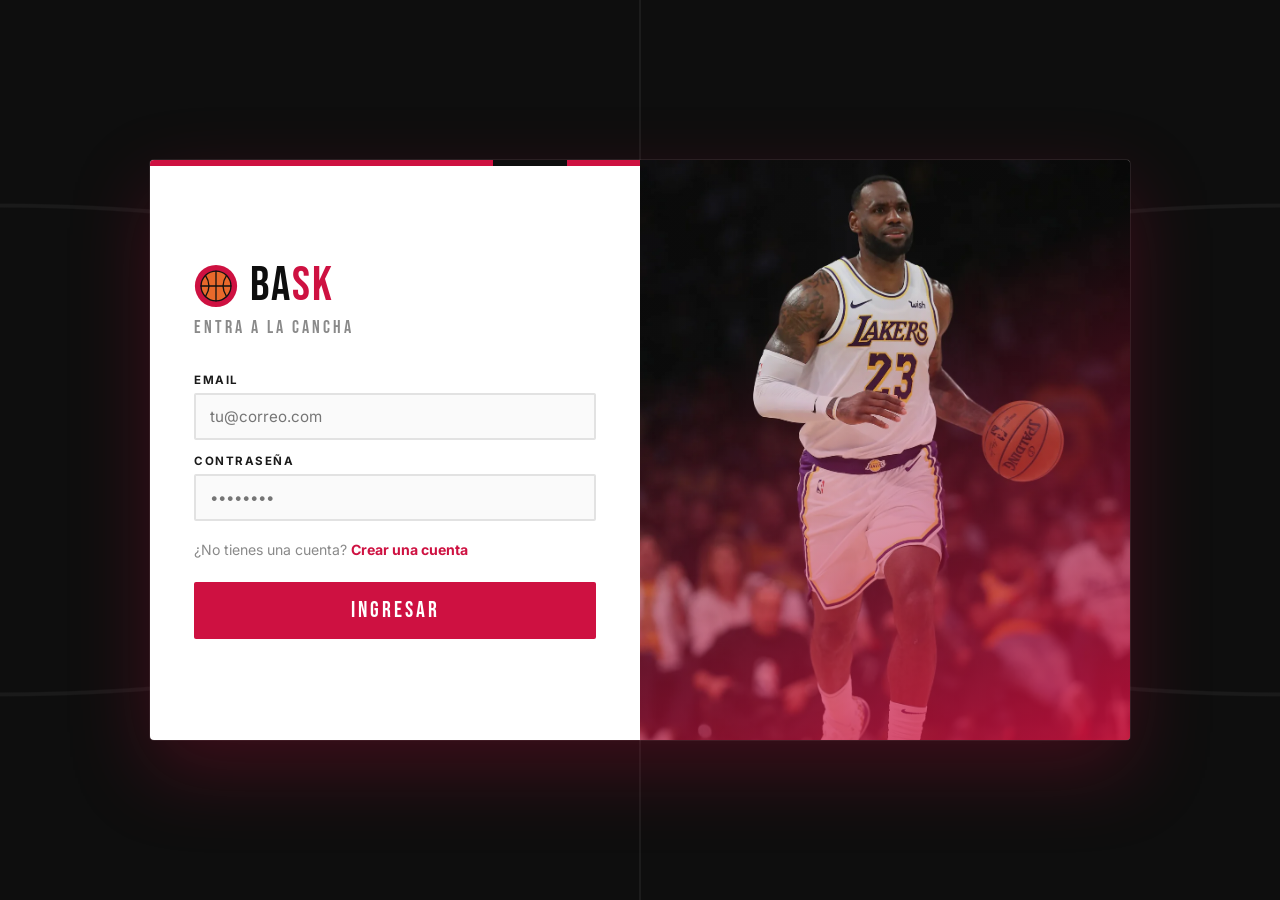
<file: index.html>
<!doctype html>
<html lang="es">
<head>
    <meta charset="UTF-8" />
    <meta name="viewport" content="width=device-width, initial-scale=1.0" />
    <title>Bask</title>
    <link rel="preconnect" href="https://fonts.googleapis.com" />
    <link rel="preconnect" href="https://fonts.gstatic.com" crossorigin />
    <link href="https://fonts.googleapis.com/css2?family=Bebas+Neue&family=Inter:wght@400;600;700&display=swap" rel="stylesheet" />
    <link rel="stylesheet" href="css/estilos.css" />
</head>
<body>
    <main class="contenedor-global">
        <section class="panel-derecha">
            <div class="formulario">
                <div class="marca">
                    <img src="img/logo.svg" alt="Logo de Bask" />
                    <h1>Ba<span>sk</span></h1>
                </div>
                <p class="subtitulo">Entra a la cancha</p>
                <form action="inicio.html">
                    <label for="email">Email</label>
                    <input type="email" id="email" placeholder="tu@correo.com" autocomplete="email" required />
                    <label for="password">Contraseña</label>
                    <input type="password" id="password" placeholder="••••••••" autocomplete="current-password" required />
                    <p>¿No tienes una cuenta? <a href="registro.html">Crear una cuenta</a></p>
                    <div class="botones">
                        <input type="submit" value="Ingresar" />
                    </div>
                </form>
            </div>
        </section>
        <section class="panel-izquierda"></section>
    </main>
</body>
</html>
</file>
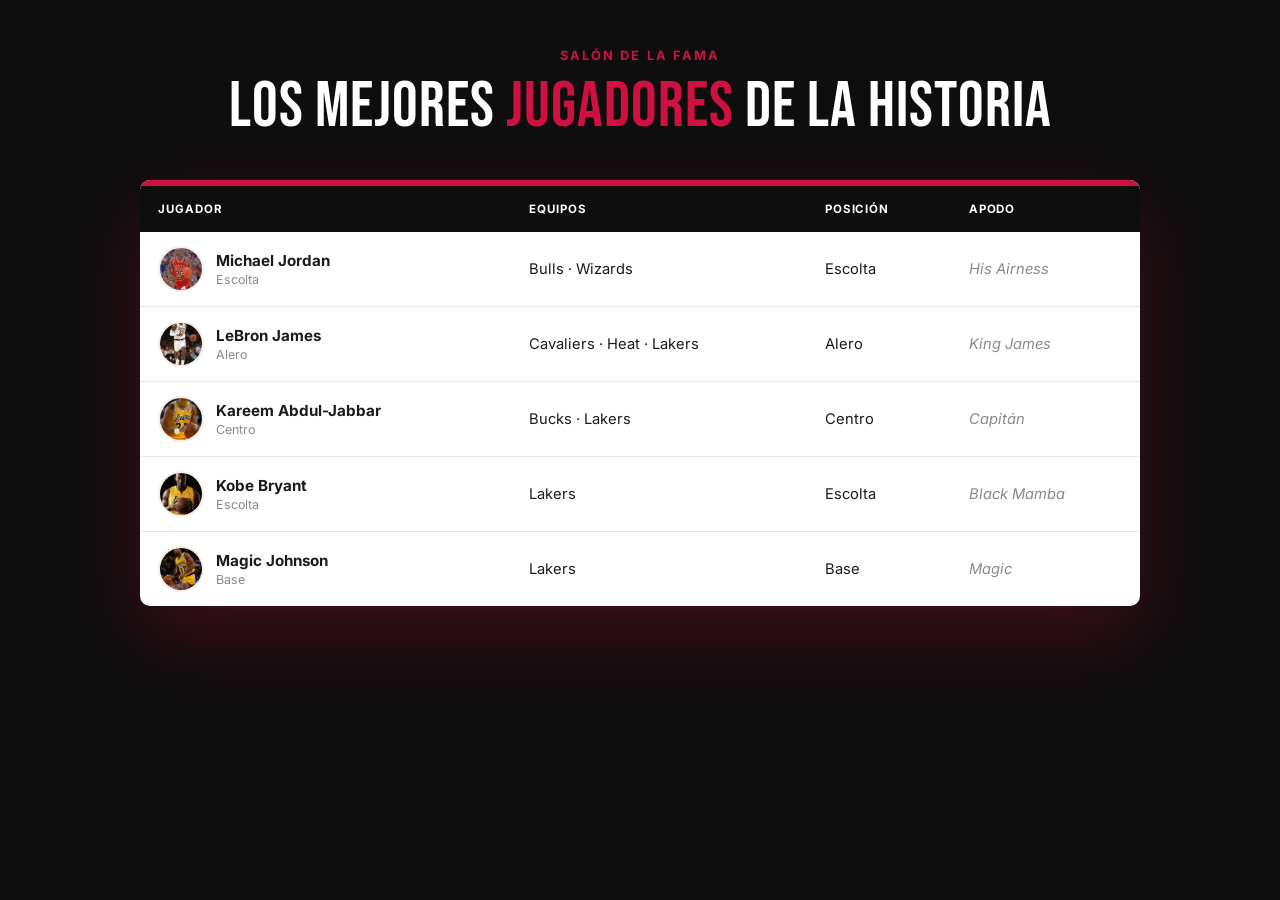
<file: inicio.html>
<!doctype html>
<html lang="es">
<head>
    <meta charset="UTF-8" />
    <meta name="viewport" content="width=device-width, initial-scale=1.0" />
    <title>Bask - Salón de la fama</title>
    <link rel="preconnect" href="https://fonts.googleapis.com" />
    <link rel="preconnect" href="https://fonts.gstatic.com" crossorigin />
    <link href="https://fonts.googleapis.com/css2?family=Bebas+Neue&family=Inter:wght@400;500;600;700&display=swap" rel="stylesheet" />
    <link rel="stylesheet" href="css/inicio.css" />
</head>
<body>
    <main class="contenedor">
        <section class="portada">
            <p class="etiqueta">Salón de la fama</p>
            <h1>Los mejores <span class="resaltado">jugadores</span> de la historia</h1>
        </section>
        <section class="tarjeta">
            <div class="franja"></div>
            <div class="scroll">
                <table>
                    <thead>
                        <tr>
                            <th>Jugador</th>
                            <th>Equipos</th>
                            <th>Posición</th>
                            <th>Apodo</th>
                        </tr>
                    </thead>
                    <tbody>
                        <tr>
                            <td class="jugador">
                                <img class="foto" src="img/8faafbe6-usatsi_2120524.jpg" alt="Michael Jordan" />
                                <span class="nombre"><strong>Michael Jordan</strong><span class="posicion">Escolta</span></span>
                            </td>
                            <td>Bulls · Wizards</td>
                            <td>Escolta</td>
                            <td class="apodo">His Airness</td>
                        </tr>
                        <tr>
                            <td class="jugador">
                                <img class="foto" src="img/leBron-James-Los-Angeles-Lakers-Staples-Center-2019.webp.webp" alt="LeBron James" />
                                <span class="nombre"><strong>LeBron James</strong><span class="posicion">Alero</span></span>
                            </td>
                            <td>Cavaliers · Heat · Lakers</td>
                            <td>Alero</td>
                            <td class="apodo">King James</td>
                        </tr>
                        <tr>
                            <td class="jugador">
                                <img class="foto" src="img/kareem Abdul-Jabbar.jpeg" alt="Kareem Abdul-Jabbar" />
                                <span class="nombre"><strong>Kareem Abdul-Jabbar</strong><span class="posicion">Centro</span></span>
                            </td>
                            <td>Bucks · Lakers</td>
                            <td>Centro</td>
                            <td class="apodo">Capitán</td>
                        </tr>
                        <tr>
                            <td class="jugador">
                                <img class="foto" src="img/kobeBrayanBIO33.webp" alt="Kobe Bryant" />
                                <span class="nombre"><strong>Kobe Bryant</strong><span class="posicion">Escolta</span></span>
                            </td>
                            <td>Lakers</td>
                            <td>Escolta</td>
                            <td class="apodo">Black Mamba</td>
                        </tr>
                        <tr>
                            <td class="jugador">
                                <img class="foto" src="img/magic-johnson.jpg" alt="Magic Johnson" />
                                <span class="nombre"><strong>Magic Johnson</strong><span class="posicion">Base</span></span>
                            </td>
                            <td>Lakers</td>
                            <td>Base</td>
                            <td class="apodo">Magic</td>
                        </tr>
                    </tbody>
                </table>
            </div>
        </section>
    </main>
</body>
</html>
</file>
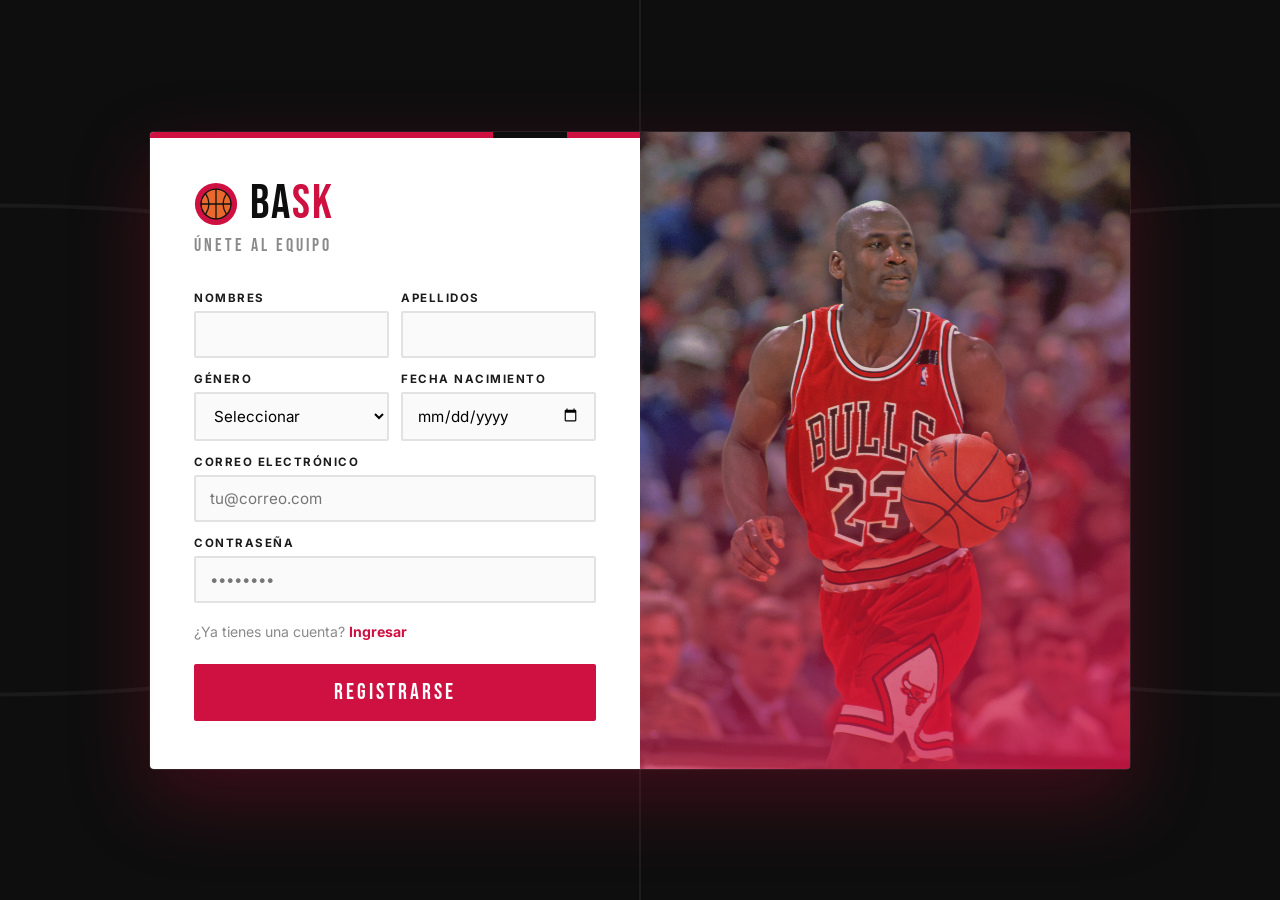
<file: registro.html>
<!doctype html>
<html lang="es">
<head>
    <meta charset="UTF-8" />
    <meta name="viewport" content="width=device-width, initial-scale=1.0" />
    <title>Bask - Registro</title>
    <link rel="preconnect" href="https://fonts.googleapis.com" />
    <link rel="preconnect" href="https://fonts.gstatic.com" crossorigin />
    <link href="https://fonts.googleapis.com/css2?family=Bebas+Neue&family=Inter:wght@400;600;700&display=swap" rel="stylesheet" />
    <link rel="stylesheet" href="css/estilos.css" />
</head>
<body>
    <main class="contenedor-global">
        <section class="panel-derecha">
            <div class="formulario">
                <div class="marca">
                    <img src="img/logo.svg" alt="Logo de Bask" />
                    <h1>Ba<span>sk</span></h1>
                </div>
                <p class="subtitulo">Únete al equipo</p>
                <form action="index.html">
                    <div class="fila">
                        <div>
                            <label for="nombres">Nombres</label>
                            <input type="text" id="nombres" autocomplete="given-name" required />
                        </div>
                        <div>
                            <label for="apellidos">Apellidos</label>
                            <input type="text" id="apellidos" autocomplete="family-name" required />
                        </div>
                    </div>
                    <div class="fila">
                        <div>
                            <label for="genero">Género</label>
                            <select id="genero" required>
                                <option value="">Seleccionar</option>
                                <option value="F">Femenino</option>
                                <option value="M">Masculino</option>
                            </select>
                        </div>
                        <div>
                            <label for="nacimiento">Fecha nacimiento</label>
                            <input type="date" id="nacimiento" autocomplete="bday" required />
                        </div>
                    </div>
                    <label for="correo">Correo electrónico</label>
                    <input type="email" id="correo" placeholder="tu@correo.com" autocomplete="email" required />
                    <label for="clave">Contraseña</label>
                    <input type="password" id="clave" placeholder="••••••••" autocomplete="new-password" required />
                    <p>¿Ya tienes una cuenta? <a href="index.html">Ingresar</a></p>
                    <div class="botones">
                        <input type="submit" value="Registrarse" />
                    </div>
                </form>
            </div>
        </section>
        <section class="panel-izquierda azul"></section>
    </main>
</body>
</html>
</file>
<file: css/estilos.css>
:root {
    --rojo: #CE1141;
    --rojo-oscuro: #9E0B31;
    --negro: #0E0E0E;
    --carbon: #1B1B1B;
    --blanco: #FFFFFF;
    --gris: #8A8A8A;
}

* {
    margin: 0;
    padding: 0;
    box-sizing: border-box;
}

body {
    font-family: 'Inter', system-ui, -apple-system, 'Segoe UI', sans-serif;
    color: var(--negro);
    min-height: 100vh;
    display: flex;
    align-items: center;
    justify-content: center;
    padding: 40px 16px;
    background-color: var(--negro);
    background-image:
        radial-gradient(circle at 50% 50%, transparent 0 140px, rgba(255,255,255,.06) 141px 143px, transparent 144px),
        linear-gradient(90deg, transparent calc(50% - 1px), rgba(255,255,255,.06) calc(50% - 1px) calc(50% + 1px), transparent calc(50% + 1px)),
        radial-gradient(ellipse at 0% 50%, transparent 0 38%, rgba(255,255,255,.05) 38.2% 38.6%, transparent 38.8%),
        radial-gradient(ellipse at 100% 50%, transparent 0 38%, rgba(255,255,255,.05) 38.2% 38.6%, transparent 38.8%);
}

.contenedor-global {
    display: flex;
    width: 100%;
    max-width: 980px;
    min-height: 580px;
    background: var(--blanco);
    border-radius: 4px;
    overflow: hidden;
    box-shadow: 0 30px 80px rgba(206,17,65,.25), 0 0 0 1px rgba(255,255,255,.08);
}

.contenedor-global section {
    width: 50%;
}

.panel-derecha {
    padding: 48px 44px;
    display: flex;
    align-items: center;
    position: relative;
}

.panel-derecha::before {
    content: "";
    position: absolute;
    top: 0;
    left: 0;
    right: 0;
    height: 6px;
    background: linear-gradient(90deg, var(--rojo) 0 70%, var(--negro) 70% 85%, var(--rojo) 85%);
}

.formulario {
    width: 100%;
}

.marca {
    display: flex;
    align-items: center;
    gap: 12px;
    margin-bottom: 6px;
}

.marca img {
    width: 44px;
    height: 44px;
}

.formulario h1 {
    font-family: 'Bebas Neue', 'Impact', sans-serif;
    color: var(--negro);
    font-size: 3rem;
    letter-spacing: 2px;
    line-height: 1;
    font-weight: 400;
}

.formulario h1 span {
    color: var(--rojo);
}

.subtitulo {
    font-family: 'Bebas Neue', 'Impact', sans-serif;
    font-size: 1.15rem;
    letter-spacing: 3px;
    color: var(--gris);
    margin-bottom: 26px;
}

.formulario form {
    display: flex;
    flex-direction: column;
    gap: 6px;
}

.formulario form label {
    font-size: .72rem;
    font-weight: 700;
    letter-spacing: 1.5px;
    text-transform: uppercase;
    color: var(--carbon);
    margin-top: 8px;
}

.formulario form input,
.formulario form select {
    width: 100%;
    padding: 12px 14px;
    border: 2px solid #E2E2E2;
    border-radius: 2px;
    font-size: .95rem;
    font-family: inherit;
    background: #FAFAFA;
    transition: border-color .2s, background-color .2s;
    outline: none;
}

.formulario form input:focus,
.formulario form select:focus {
    border-color: var(--rojo);
    background: var(--blanco);
}

.formulario form p {
    font-size: .88rem;
    color: var(--gris);
    margin-top: 14px;
}

.formulario form a {
    color: var(--rojo);
    text-decoration: none;
    font-weight: 700;
}

.formulario form a:hover,
.formulario form a:focus-visible {
    text-decoration: underline;
}

.botones {
    display: flex;
    margin-top: 18px;
}

.botones input[type="submit"] {
    width: 100%;
    padding: 15px;
    background-color: var(--rojo);
    color: var(--blanco);
    border: none;
    border-radius: 2px;
    font-family: 'Bebas Neue', 'Impact', sans-serif;
    font-size: 1.4rem;
    letter-spacing: 3px;
    cursor: pointer;
    transition: background-color .2s, transform .15s;
}

.botones input[type="submit"]:hover {
    background-color: var(--negro);
    transform: translateY(-2px);
}

.botones input[type="submit"]:active {
    background-color: var(--rojo-oscuro);
    transform: translateY(0);
}

.botones input[type="submit"]:focus-visible {
    outline: 3px solid var(--negro);
    outline-offset: 3px;
}

.panel-izquierda {
    min-width: 0;
    background-color: var(--carbon);
    background-image:
        linear-gradient(160deg, rgba(14,14,14,.15) 30%, rgba(206,17,65,.85) 100%),
        url("../img/leBron-James-Los-Angeles-Lakers-Staples-Center-2019.webp.webp");
    background-size: cover;
    background-position: center top;
    background-repeat: no-repeat;
}

.fila {
    display: grid;
    grid-template-columns: 1fr 1fr;
    gap: 12px;
}

.fila > div {
    display: flex;
    flex-direction: column;
    gap: 6px;
}

.panel-izquierda.azul {
    background-image:
        linear-gradient(160deg, rgba(14,14,14,.15) 30%, rgba(206,17,65,.85) 100%),
        url("../img/8faafbe6-usatsi_2120524.jpg");
    background-position: center 45%;
    background-size: cover;
    background-repeat: no-repeat;
}

@media (max-width: 760px) {
    body {
        padding: 20px 12px;
    }

    .contenedor-global {
        flex-direction: column-reverse;
    }

    .contenedor-global section {
        width: 100%;
    }

    .panel-izquierda {
        min-height: 220px;
    }

    .panel-derecha {
        padding: 36px 24px;
    }

    .fila {
        grid-template-columns: 1fr;
    }
}
</file>
<file: css/inicio.css>
:root {
    --rojo: #CE1141;
    --negro: #0E0E0E;
    --carbon: #1B1B1B;
    --blanco: #FFFFFF;
    --crema: #F4EFE6;
    --gris: #8A8A8A;
}

* {
    box-sizing: border-box;
}

body {
    margin: 0;
    font-family: "Inter", system-ui, sans-serif;
    color: var(--carbon);
    background-color: var(--negro);
}

.contenedor {
    max-width: 1040px;
    margin: 0 auto;
    padding: 24px 20px 80px;
}

.portada {
    text-align: center;
    padding: 24px 12px 40px;
}

.etiqueta {
    margin: 0 0 10px;
    font-size: .8rem;
    font-weight: 700;
    letter-spacing: .16em;
    text-transform: uppercase;
    color: var(--rojo);
}

.portada h1 {
    margin: 0;
    font-family: "Bebas Neue", "Impact", sans-serif;
    font-weight: 400;
    font-size: clamp(2.4rem, 6vw, 4rem);
    letter-spacing: 1px;
    line-height: 1.05;
    color: var(--blanco);
}

.resaltado {
    color: var(--rojo);
}

.tarjeta {
    background: var(--blanco);
    border-radius: 10px;
    overflow: hidden;
    box-shadow: 0 30px 80px rgba(206,17,65,.25);
}

.franja {
    height: 6px;
    background: var(--rojo);
}

.scroll {
    overflow-x: auto;
}

table {
    width: 100%;
    min-width: 760px;
    border-collapse: collapse;
}

thead th {
    background: var(--negro);
    color: var(--blanco);
    text-align: left;
    padding: 16px 18px;
    font-size: .72rem;
    font-weight: 700;
    letter-spacing: .08em;
    text-transform: uppercase;
    white-space: nowrap;
}

tbody tr {
    border-bottom: 1px solid #EEE2DE;
}

tbody tr:last-child {
    border-bottom: none;
}

tbody tr:hover {
    background: #FDF2F4;
}

td {
    padding: 14px 18px;
    vertical-align: middle;
    font-size: .92rem;
}

.jugador {
    display: flex;
    align-items: center;
    gap: 12px;
}

.foto {
    width: 46px;
    height: 46px;
    flex-shrink: 0;
    border-radius: 50%;
    object-fit: cover;
    border: 2px solid var(--crema);
}

.nombre strong {
    display: block;
    font-size: .95rem;
}

.posicion {
    font-size: .78rem;
    color: var(--gris);
}

.apodo {
    font-style: italic;
    color: var(--gris);
    white-space: nowrap;
}

@media (max-width: 560px) {
    .portada {
        padding: 16px 4px 28px;
    }

    .contenedor {
        padding: 16px 12px 56px;
    }
}
</file>
